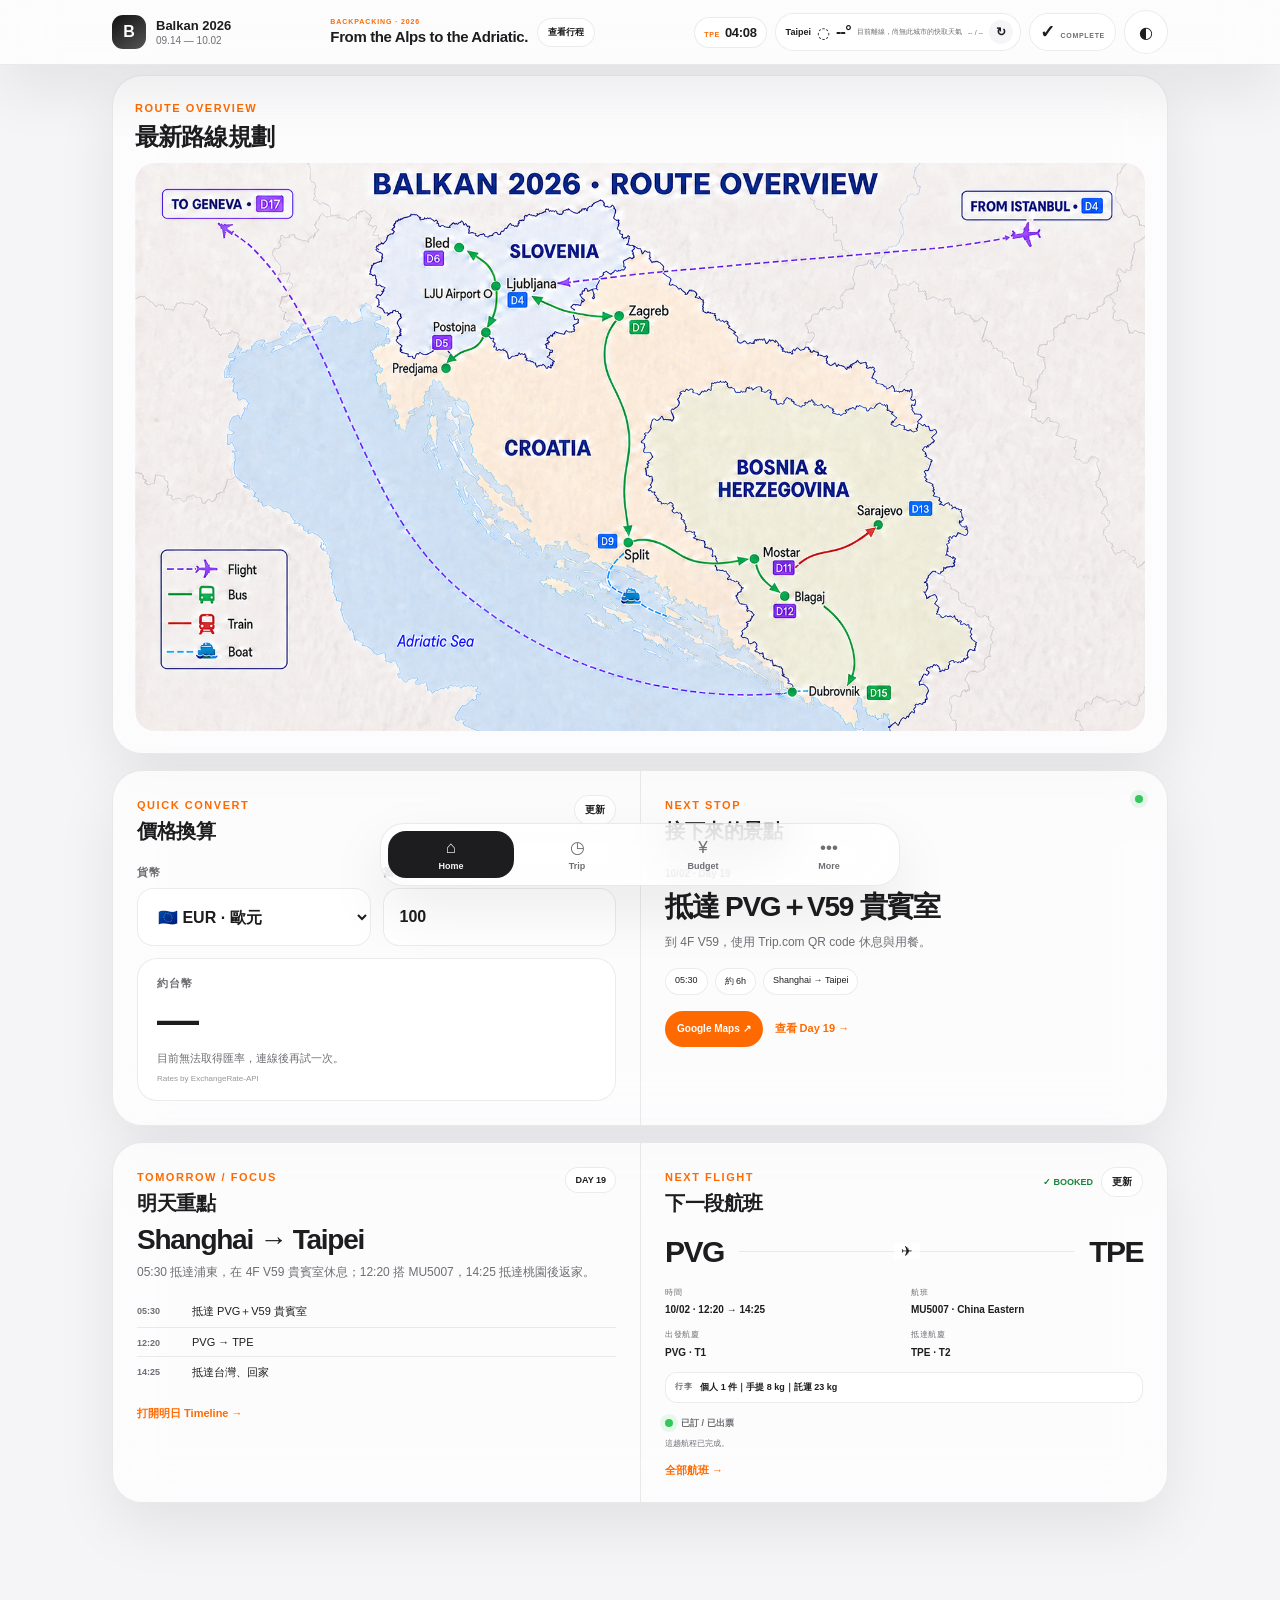
<file: index.html>
<!doctype html>
<html lang="zh-Hant">
<head>
  <meta charset="utf-8">
  <meta name="viewport" content="width=device-width,initial-scale=1,viewport-fit=cover,user-scalable=no">
  <meta name="theme-color" content="#f5f5f7" media="(prefers-color-scheme: light)">
  <meta name="theme-color" content="#09090b" media="(prefers-color-scheme: dark)">
  <meta name="apple-mobile-web-app-capable" content="yes">
  <meta name="apple-mobile-web-app-status-bar-style" content="black-translucent">
  <meta name="apple-mobile-web-app-title" content="Balkan 2026">
  <link rel="manifest" href="manifest.webmanifest">
  <link rel="apple-touch-icon" href="assets/icons/apple-touch-icon.png">
  <link rel="icon" href="assets/icons/icon.svg" type="image/svg+xml">
  <link rel="stylesheet" href="template/styles.css">
  <title>Balkan 2026 · Travel Dashboard</title>
</head>
<body>
  <div class="ambient ambient-a"></div><div class="ambient ambient-b"></div>

  <header class="topbar glass" id="topbar">
    <div class="topbar-inner">
      <button class="brand-button" data-target="home" aria-label="回首頁">
        <span class="brand-mark">B</span>
        <span><b>Balkan 2026</b><small id="top-date">09.14 — 10.02</small></span>
      </button>
      <div class="topbar-trip">
        <div class="topbar-trip-copy">
          <small>BACKPACKING · 2026</small>
          <strong>From the Alps to the Adriatic.</strong>
        </div>
        <button class="topbar-trip-link" data-target="trip">查看行程</button>
      </div>
      <div class="top-actions">
        <div class="local-clock" id="local-clock" aria-live="polite" title="當地時間">
          <span id="local-clock-city">TPE</span><strong id="local-clock-time">--:--</strong>
        </div>
        <div class="header-weather" aria-live="polite">
          <span class="header-weather-city" id="weather-city">Bangkok</span>
          <span class="header-weather-icon" id="weather-icon">◌</span>
          <strong id="weather-temp">--°</strong>
          <span class="header-weather-text" id="weather-text">等待更新</span>
          <span class="header-weather-range" id="weather-range">-- / --</span>
          <button id="refresh-weather" type="button" aria-label="更新天氣">↻</button>
          <small class="header-weather-note" id="weather-note">離線時使用最近一次快取。</small>
        </div>
        <div class="header-countdown" id="trip-countdown" aria-live="polite">
          <strong id="countdown-number">—</strong><span id="countdown-label">DAYS TO GO</span>
        </div>
        <button class="icon-button" id="theme-toggle" aria-label="切換深色模式">◐</button>
      </div>
    </div>
  </header>

  <main>
    <section class="screen active" id="screen-home" data-screen="home">
      <section class="route-cover glass reveal" aria-labelledby="route-cover-title">
        <div class="route-cover-head">
          <div><span class="kicker">ROUTE OVERVIEW</span><h2 id="route-cover-title">最新路線規劃</h2></div>
        </div>
        <img class="route-map-image" src="assets/balkan-route-map-v4.13.png?v=4.27.0" alt="Balkan 2026：Slovenia、Croatia 與 Bosnia 最新交通路線圖">
      </section>

      <section class="home-cockpit reveal">
        <article class="cockpit-pair glass">
        <section class="cockpit-section home-currency">
          <div class="card-head">
            <div><span class="kicker">QUICK CONVERT</span><h2>價格換算</h2></div>
            <button class="tiny-btn" id="refresh-rate">更新</button>
          </div>
          <div class="home-rate-grid">
            <label class="currency-field">
              <span>貨幣</span>
              <select id="currency-select" aria-label="選擇到訪國家的貨幣">
                <option value="EUR">🇪🇺 EUR · 歐元</option>
                <option value="THB">🇹🇭 THB · 泰銖</option>
                <option value="TRY">🇹🇷 TRY · 土耳其里拉</option>
                <option value="BAM">🇧🇦 BAM · 波士尼亞馬克</option>
                <option value="CHF">🇨🇭 CHF · 瑞士法郎</option>
                <option value="CNY">🇨🇳 CNY · 人民幣</option>
              </select>
            </label>
            <label class="currency-field">
              <span>當地金額</span>
              <input id="currency-amount" type="number" min="0" step="any" inputmode="decimal" value="100">
            </label>
            <div class="home-rate-result">
              <span>約台幣</span>
              <strong id="currency-output">—</strong>
              <small id="currency-rate-note">取得匯率中…</small>
              <a class="rate-credit" href="https://www.exchangerate-api.com" target="_blank" rel="noopener">Rates by ExchangeRate-API</a>
            </div>
          </div>
        </section>

        <section class="cockpit-section next-stop-card">
          <div class="card-head">
            <div><span class="kicker">NEXT STOP</span><h2 id="next-stop-heading">接下來的景點</h2></div>
            <span class="status-dot"></span>
          </div>
          <div id="next-attraction"></div>
        </section>
        </article>

        <article class="cockpit-pair glass">
        <section class="cockpit-section tomorrow-card">
          <div class="card-head">
            <div><span class="kicker">TOMORROW / FOCUS</span><h2>明天重點</h2></div>
            <span class="day-badge" id="tomorrow-day-badge">DAY —</span>
          </div>
          <div id="tomorrow-focus"></div>
        </section>

        <section class="cockpit-section flight-card">
          <div class="card-head">
            <div><span class="kicker">NEXT FLIGHT</span><h2>下一段航班</h2></div>
            <div class="flight-live-actions"><span class="booked" id="next-flight-status">✓ BOOKED</span><button class="tiny-btn" id="refresh-flight" type="button">更新</button></div>
          </div>
          <div id="next-flight"></div>
          <button class="text-btn" data-target="more">全部航班 →</button>
        </section>
        </article>

      </section>
    </section>

    <section class="screen" id="screen-trip" data-screen="trip">
      <div class="trip-toolbar glass"><div class="trip-toolbar-title"><span>ITINERARY</span><b>行程</b></div><div class="day-tabs-wrap"><div class="day-tabs" id="day-tabs"></div></div></div>
      <div class="day-detail" id="day-detail"></div>
    </section>

    <section class="screen" id="screen-budget" data-screen="budget">
      <div class="page-head"><div><span class="kicker">MONEY</span><h1>花費總覽</h1></div><p>固定支出＋每日消費</p></div>
      <div id="budget-dashboard"></div>
    </section>

    <section class="screen" id="screen-more" data-screen="more">
      <div class="page-head"><div><span class="kicker">TOOLS</span><h1>航班與工具</h1></div><p>Flights · Notes · Offline</p></div>
      <div class="more-grid">
        <article class="card glass"><div class="card-head"><div><span class="kicker">FLIGHTS</span><h2>航班總覽</h2></div></div><div id="flight-list"></div></article>
        <article class="card glass"><div class="card-head"><div><span class="kicker">LIVE FLIGHT DATA</span><h2>即時航班設定</h2></div><span class="booked" id="flight-api-state">未設定</span></div><p class="flight-api-copy">AirLabs 金鑰只儲存在目前裝置，不會寫進 GitHub。即時航廈、登機門、預估時間與延誤通常在起飛前約 10 小時內才會出現。</p><div class="flight-api-form"><input id="flight-api-key" type="password" autocomplete="off" placeholder="貼上 AirLabs API key"><button id="save-flight-api" type="button">儲存</button></div><div class="flight-api-links"><a href="https://airlabs.co/signup" target="_blank" rel="noopener">申請 AirLabs key ↗</a><button id="clear-flight-api" type="button">清除金鑰</button></div></article>
        <article class="card glass"><div class="card-head"><div><span class="kicker">NOTES</span><h2>旅行備忘</h2></div></div><textarea id="notes" placeholder="住宿門禁、訂位代碼、臨時交通…"></textarea></article>
        <article class="card glass"><div class="card-head"><div><span class="kicker">ROUTE AUDIT</span><h2>健檢結論</h2></div></div><div id="trip-audit"></div></article>
        <article class="card glass"><div class="card-head"><div><span class="kicker">OFFICIAL LINKS</span><h2>交通與核對來源</h2></div></div><div id="trip-sources"></div></article>
        <article class="card glass pwa-card"><span class="kicker">PWA / OFFLINE</span><h2>可離線使用</h2><p>Day 0、行程、預算、勾選進度、最近一次天氣與最近一次匯率會留在裝置；Google Maps 導航與即時更新仍需要網路。</p><button class="secondary-btn" id="install-btn-more">加入主畫面</button></article>
      </div>
    </section>
  </main>

  <nav class="bottom-nav glass" aria-label="主要導覽">
    <button class="nav-item active" data-target="home"><span>⌂</span><b>Home</b></button>
    <button class="nav-item" data-target="trip"><span>◷</span><b>Trip</b></button>
    <button class="nav-item" data-target="budget"><span>¥</span><b>Budget</b></button>
    <button class="nav-item" data-target="more"><span>•••</span><b>More</b></button>
  </nav>

  <!-- 換旅程只需替換下一行的資料檔；template/ 不需改動。 -->
  <script src="trips/balkan-2026.js"></script>
  <script src="template/app.js"></script>
</body>
</html>
</file>
<file: template/styles.css>
:root{--bg:#f5f5f7;--surface:rgba(255,255,255,.72);--surface-solid:#fff;--text:#1d1d1f;--muted:#6e6e73;--line:rgba(0,0,0,.08);--blue:#ff6a00;--blue2:#ff8a2a;--green:#30d158;--amber:#ff9f0a;--red:#ff453a;--shadow:0 24px 60px rgba(0,0,0,.08);--blur:26px;--radius:30px;--safe-bottom:max(14px,env(safe-area-inset-bottom));--safe-top:env(safe-area-inset-top,0px);}
*{box-sizing:border-box}html{scroll-behavior:smooth;background:var(--bg)}body{margin:0;background:var(--bg);color:var(--text);font-family:-apple-system,BlinkMacSystemFont,"SF Pro Display","SF Pro Text","Helvetica Neue",Arial,sans-serif;-webkit-font-smoothing:antialiased;overflow-x:hidden;padding-bottom:110px;transition:background .35s,color .35s}.dark{--bg:#09090b;--surface:rgba(28,28,30,.74);--surface-solid:#1c1c1e;--text:#f5f5f7;--muted:#98989d;--line:rgba(255,255,255,.10);--shadow:0 24px 70px rgba(0,0,0,.35)}button,input,textarea{font:inherit}.glass{background:var(--surface);border:1px solid var(--line);backdrop-filter:blur(var(--blur)) saturate(160%);-webkit-backdrop-filter:blur(var(--blur)) saturate(160%);box-shadow:var(--shadow)}.ambient{position:fixed;pointer-events:none;filter:blur(90px);opacity:.22;border-radius:50%;z-index:-1}.ambient-a{width:420px;height:420px;background:#62a9ff;top:-110px;right:-180px}.ambient-b{width:360px;height:360px;background:#f2a5ff;bottom:15%;left:-220px}.topbar{position:sticky;top:0;z-index:90;border-width:0 0 1px}.topbar-inner{min-height:64px;max-width:1100px;margin:auto;padding:calc(var(--safe-top) + 6px) 22px 6px;display:flex;align-items:center;justify-content:space-between}.brand-button{border:0;background:none;color:var(--text);display:flex;align-items:center;gap:10px;padding:0;cursor:pointer}.brand-mark{width:34px;height:34px;border-radius:11px;display:grid;place-items:center;background:linear-gradient(145deg,#111,#555);color:white;font-weight:800}.brand-button b,.brand-button small{display:block;text-align:left}.brand-button b{font-size:13px}.brand-button small{font-size:10px;color:var(--muted);margin-top:2px}.top-actions{display:flex;gap:8px;align-items:center}.offline-pill{font-size:9px;font-weight:800;letter-spacing:.08em;padding:6px 8px;border-radius:999px;background:rgba(48,209,88,.12);color:#16863a}.offline-pill.offline{background:rgba(255,159,10,.12);color:#b56b00}.icon-button,.tiny-btn{border:1px solid var(--line);background:var(--surface-solid);color:var(--text);cursor:pointer}.icon-button{width:44px;height:44px;border-radius:50%;display:grid;place-items:center;touch-action:manipulation}.tiny-btn{padding:7px 10px;border-radius:999px;font-size:10px;font-weight:700}.screen{display:none;max-width:1100px;margin:0 auto;padding:0 22px}.screen.active{display:block;animation:screenIn .45s cubic-bezier(.2,.8,.2,1)}@keyframes screenIn{from{opacity:0;transform:translateY(10px)}to{opacity:1;transform:none}}.hero{min-height:650px;margin-top:22px;border-radius:42px;padding:64px;position:relative;overflow:hidden;background:radial-gradient(circle at 72% 26%,rgba(41,151,255,.20),transparent 24%),linear-gradient(145deg,var(--surface-solid),var(--surface));border:1px solid var(--line);box-shadow:var(--shadow)}.hero:before{content:"";position:absolute;width:620px;height:620px;border-radius:50%;right:-220px;top:-160px;background:radial-gradient(circle,#9ac8ff 0,#4e89ff 25%,rgba(0,113,227,.08) 58%,transparent 68%);filter:blur(2px);opacity:.9}.dark .hero:before{opacity:.45}.hero-copy{max-width:650px;position:relative;z-index:3}.eyebrow,.kicker{font-size:11px;letter-spacing:.14em;font-weight:800;color:var(--blue);text-transform:uppercase}.hero h1,.section-header h1{font-size:clamp(48px,8vw,96px);line-height:.94;letter-spacing:-.065em;margin:14px 0 24px}.hero-sub{max-width:620px;font-size:18px;line-height:1.6;color:var(--muted);margin:0}.hero-actions{display:flex;gap:10px;margin-top:28px;flex-wrap:wrap}.primary-btn,.secondary-btn{border:0;border-radius:999px;padding:12px 18px;font-size:13px;font-weight:700;cursor:pointer}.primary-btn{background:var(--blue);color:white}.secondary-btn{background:var(--surface-solid);color:var(--text);border:1px solid var(--line)}.hero-orb{position:absolute;right:9%;top:34%;width:160px;height:160px;border-radius:50%;display:flex;flex-direction:column;align-items:center;justify-content:center;background:rgba(255,255,255,.18);border:1px solid rgba(255,255,255,.32);backdrop-filter:blur(22px);z-index:2}.hero-orb span{font-size:58px;font-weight:800;letter-spacing:-.07em}.hero-orb small{font-size:10px;letter-spacing:.2em;font-weight:800;color:var(--muted)}.hero-stats{position:absolute;left:64px;right:64px;bottom:42px;display:grid;grid-template-columns:repeat(3,1fr);gap:10px;z-index:3}.hero-stats>div{border-top:1px solid var(--line);padding-top:14px}.hero-stats small,.card small{color:var(--muted)}.hero-stats small{font-size:9px;letter-spacing:.13em}.hero-stats b{display:block;font-size:22px;margin-top:5px;letter-spacing:-.03em}.dashboard-grid{display:grid;grid-template-columns:1.35fr .65fr;gap:16px;margin-top:16px}.card{border-radius:var(--radius);padding:24px;overflow:hidden}.progress-card{grid-row:span 2}.card-head{display:flex;align-items:flex-start;justify-content:space-between;gap:16px}.card h2{font-size:20px;margin:5px 0 0;letter-spacing:-.025em}.big-percent{font-size:36px;font-weight:800;letter-spacing:-.06em}.progress-track{height:8px;background:var(--line);border-radius:99px;overflow:hidden;margin:26px 0 10px}.progress-track i{display:block;height:100%;width:0;border-radius:inherit;background:linear-gradient(90deg,var(--blue),#73b8ff);transition:width 1s cubic-bezier(.16,1,.3,1)}.progress-card p,.pwa-card p{font-size:12px;line-height:1.55;color:var(--muted)}.route-strip{display:flex;gap:8px;overflow:auto;padding:20px 0 4px}.route-chip{white-space:nowrap;padding:8px 10px;border-radius:999px;background:var(--surface-solid);border:1px solid var(--line);font-size:10px;font-weight:700}.route-chip.current{background:var(--blue);color:white;border-color:transparent}.weather-main{display:flex;align-items:center;gap:14px;margin:18px 0}.weather-main span{font-size:42px}.weather-main b{font-size:48px;letter-spacing:-.07em}.weather-meta{display:flex;justify-content:space-between;font-size:11px;margin-bottom:12px}.weather-card small{font-size:9px;line-height:1.45;display:block}.flight-route{display:flex;align-items:center;justify-content:space-between;margin:18px 0}.airport-code{font-size:30px;font-weight:800;letter-spacing:-.05em}.flight-line{flex:1;height:1px;background:var(--line);margin:0 15px;position:relative}.flight-line:after{content:"✈";position:absolute;left:50%;top:50%;transform:translate(-50%,-54%);font-size:14px;background:var(--surface);padding:0 7px}.flight-meta{font-size:11px;color:var(--muted);line-height:1.6}.text-btn{border:0;background:none;color:var(--blue);font-weight:700;font-size:11px;padding:14px 0 0;cursor:pointer}.today-card h3{font-size:26px;margin:12px 0 7px;letter-spacing:-.04em}.today-card p{font-size:12px;color:var(--muted);line-height:1.5}.page-head{display:flex;align-items:flex-end;justify-content:space-between;gap:18px;padding:34px 4px 18px}.page-head h1{font-size:30px;letter-spacing:-.045em;margin:4px 0 0}.page-head p{margin:0;color:var(--muted);font-size:11px;text-align:right}.currency-card{border-radius:30px;padding:24px;margin-bottom:16px}.currency-head{display:flex;align-items:flex-start;justify-content:space-between;gap:16px}.currency-head h2{font-size:20px;margin:5px 0 0;letter-spacing:-.025em}.currency-converter{display:grid;grid-template-columns:1.05fr .8fr auto 1.15fr;gap:12px;align-items:end;margin-top:20px}.currency-field>span,.currency-result>span{display:block;font-size:9px;font-weight:800;letter-spacing:.09em;color:var(--muted);margin:0 0 6px}.currency-field select,.currency-field input{width:100%;height:48px;border-radius:14px;border:1px solid var(--line);background:var(--surface-solid);color:var(--text);padding:0 13px;outline:none;font-size:13px}.currency-field select{appearance:auto}.currency-equals{height:48px;display:grid;place-items:center;color:var(--muted);font-size:18px}.currency-result{min-height:74px;border-radius:18px;padding:12px 15px;background:var(--surface-solid);border:1px solid var(--line)}.currency-result strong{display:block;font-size:26px;letter-spacing:-.045em;line-height:1.1}.currency-result small{display:block;margin-top:6px;color:var(--muted);font-size:9px}.currency-disclaimer{margin:13px 0 0;color:var(--muted);font-size:9px;line-height:1.55}.section-header{padding:70px 6px 34px}.section-header h1{font-size:clamp(46px,7vw,78px);max-width:850px}.section-header p:last-child{max-width:680px;color:var(--muted);font-size:14px;line-height:1.7}.day-tabs-wrap{position:sticky;top:calc(72px + var(--safe-top));z-index:60;border-radius:20px;padding:7px;margin-bottom:16px}.day-tabs{display:flex;gap:5px;overflow:auto;scrollbar-width:none}.day-tabs::-webkit-scrollbar{display:none}.day-tab{min-width:72px;border:0;border-radius:15px;padding:9px 10px;background:transparent;color:var(--muted);cursor:pointer}.day-tab b,.day-tab small{display:block}.day-tab b{font-size:11px}.day-tab small{font-size:9px;margin-top:3px}.day-tab.active{background:var(--text);color:var(--bg)}.day-hero{border-radius:38px;padding:34px;margin-bottom:16px;background:linear-gradient(135deg,var(--surface-solid),var(--surface));border:1px solid var(--line);box-shadow:var(--shadow)}.day-hero-top{display:flex;justify-content:space-between;gap:18px}.day-hero h2{font-size:clamp(34px,6vw,62px);letter-spacing:-.055em;margin:8px 0 10px}.day-hero p{color:var(--muted);font-size:13px;line-height:1.6;max-width:680px}.stay-pill{height:max-content;padding:8px 10px;border-radius:999px;background:var(--surface);font-size:10px;font-weight:700}.timeline-card{border-radius:32px;padding:26px;margin-bottom:16px}.timeline{position:relative}.timeline:before{content:"";position:absolute;left:61px;top:9px;bottom:18px;width:1px;background:var(--line)}.timeline-row{display:grid;grid-template-columns:45px 28px 1fr;gap:10px;padding:0 0 24px;position:relative}.timeline-time{font-size:10px;font-weight:800;color:var(--muted);padding-top:4px;text-align:right}.timeline-dot{width:14px;height:14px;margin:1px auto 0;border-radius:50%;background:var(--surface-solid);border:3px solid var(--blue);z-index:2}.timeline-content{padding:0 0 0 3px}.timeline-content h3{margin:0 0 5px;font-size:15px}.timeline-content p{margin:0;color:var(--muted);font-size:11px;line-height:1.55}.timeline-bottom{display:flex;gap:8px;align-items:center;flex-wrap:wrap;margin-top:10px}.duration{font-size:9px;padding:5px 8px;background:var(--surface-solid);border:1px solid var(--line);border-radius:999px}.map-link{font-size:9px;color:white;background:var(--blue);text-decoration:none;padding:6px 9px;border-radius:999px;font-weight:700}.budget-summary{display:grid;grid-template-columns:repeat(3,1fr);gap:12px;margin-bottom:16px}.budget-stat{border-radius:24px;padding:20px}.budget-stat small{font-size:9px;letter-spacing:.1em;color:var(--muted)}.budget-stat b{display:block;font-size:28px;letter-spacing:-.05em;margin-top:8px}.budget-list{border-radius:30px;padding:12px 22px}.budget-row{display:grid;grid-template-columns:1fr 120px 120px;gap:14px;align-items:center;padding:16px 0;border-bottom:1px solid var(--line)}.budget-row:last-child{border-bottom:0}.budget-row label{font-weight:700;font-size:12px}.budget-row input{width:100%;background:var(--surface-solid);color:var(--text);border:1px solid var(--line);border-radius:12px;padding:10px;font-size:11px}.budget-label{font-size:9px;color:var(--muted);display:block;margin-bottom:4px}.packing-group{border-radius:28px;padding:20px;margin-bottom:12px}.packing-group h2{font-size:16px;margin:0 0 12px}.check-item{display:flex;gap:10px;align-items:center;padding:11px 0;border-bottom:1px solid var(--line);font-size:12px}.check-item:last-child{border-bottom:0}.check-item input{accent-color:var(--blue);width:18px;height:18px}.check-item.done span{text-decoration:line-through;color:var(--muted)}.more-grid{display:grid;grid-template-columns:1fr 1fr;gap:16px}.flight-item{padding:14px 0;border-bottom:1px solid var(--line)}.flight-item:last-child{border-bottom:0}.flight-item-top{display:flex;justify-content:space-between;gap:15px}.flight-item b{font-size:14px}.flight-item small{display:block;font-size:9px;color:var(--muted);margin-top:5px}.booked{color:#16863a;font-size:9px;font-weight:800}.add-row{display:flex;gap:8px;margin:14px 0}.add-row input,textarea{background:var(--surface-solid);color:var(--text);border:1px solid var(--line);border-radius:14px;outline:none}.add-row input{flex:1;padding:11px}.add-row button{border:0;border-radius:12px;background:var(--text);color:var(--bg);width:42px}.custom-check{display:flex;align-items:center;gap:9px;padding:9px 0;border-bottom:1px solid var(--line);font-size:11px}.custom-check span{flex:1}.custom-check button{border:0;background:none;color:var(--muted)}textarea{width:100%;min-height:230px;padding:14px;resize:vertical;line-height:1.6}.bottom-nav{position:fixed;z-index:100;left:50%;bottom:var(--safe-bottom);transform:translateX(-50%);width:min(94%,520px);border-radius:24px;padding:7px;display:grid;grid-template-columns:repeat(5,1fr)}.nav-item{border:0;background:transparent;color:var(--muted);border-radius:18px;padding:8px 4px 7px;cursor:pointer}.nav-item span,.nav-item b{display:block}.nav-item span{font-size:17px;line-height:1}.nav-item b{font-size:9px;margin-top:5px}.nav-item.active{background:var(--text);color:var(--bg)}.reveal{opacity:0;transform:translateY(20px);transition:opacity .75s cubic-bezier(.16,1,.3,1),transform .75s cubic-bezier(.16,1,.3,1)}.reveal.visible{opacity:1;transform:none}
@media(max-width:760px){body{padding-bottom:100px}.topbar-inner,.screen{padding-left:14px;padding-right:14px}.hero{min-height:620px;margin-top:10px;border-radius:30px;padding:36px 24px}.hero h1{font-size:52px}.hero-sub{font-size:15px}.hero-orb{width:112px;height:112px;right:20px;top:51%;opacity:.8}.hero-orb span{font-size:42px}.hero-stats{left:24px;right:24px;bottom:28px;grid-template-columns:repeat(3,1fr)}.hero-stats b{font-size:16px}.dashboard-grid{grid-template-columns:1fr}.progress-card{grid-row:auto}.page-head{padding-top:24px}.page-head h1{font-size:28px}.page-head p{font-size:10px}.day-tabs-wrap{top:68px;margin-left:-4px;margin-right:-4px}.day-hero{border-radius:28px;padding:24px}.day-hero-top{display:block}.stay-pill{display:inline-block;margin-top:8px}.timeline-card{border-radius:26px;padding:20px 16px}.timeline:before{left:54px}.timeline-row{grid-template-columns:38px 22px 1fr;gap:8px}.budget-summary{grid-template-columns:1fr}.budget-row{grid-template-columns:1fr 1fr}.budget-row label{grid-column:1/-1}.more-grid{grid-template-columns:1fr}.currency-converter{grid-template-columns:1fr 1fr}.currency-equals{display:none}.currency-result{grid-column:1/-1}.card{padding:20px}.bottom-nav{width:calc(100% - 18px);border-radius:22px}.nav-item{padding:9px 2px 8px}}
@media(max-width:390px){.hero{min-height:590px;padding:30px 20px}.hero h1{font-size:45px}.hero-orb{display:none}.hero-stats{left:20px;right:20px}.hero-stats small{font-size:8px}.hero-stats b{font-size:14px}.topbar-inner{min-height:58px}.brand-mark{width:30px;height:30px}.section-header h1{font-size:42px}.day-tab{min-width:66px}.bottom-nav{bottom:max(8px,env(safe-area-inset-bottom))}}


/* Home Travel Cockpit · v3.2 */
.home-cockpit{display:grid;grid-template-columns:1fr 1fr;grid-template-areas:"currency next" "tomorrow flight" "weather weather";gap:16px;margin-top:16px;align-items:stretch}
.home-cockpit .card{min-height:0}
.home-currency{grid-area:currency}
.next-stop-card{grid-area:next}
.tomorrow-card{grid-area:tomorrow}
.flight-card{grid-area:flight}
.home-rate-grid{display:grid;grid-template-columns:1fr 1fr;gap:12px;align-items:end;margin-top:18px}
.home-rate-result{min-height:76px;border-radius:18px;padding:12px 16px;background:var(--surface-solid);border:1px solid var(--line)}
.home-rate-result{grid-column:1/-1}
.home-rate-result>span{display:block;font-size:9px;font-weight:800;letter-spacing:.09em;color:var(--muted);margin-bottom:5px}
.home-rate-result strong{display:block;font-size:30px;letter-spacing:-.055em;line-height:1.05}
.home-rate-result small{display:block;color:var(--muted);font-size:9px;margin-top:7px;line-height:1.35}
.rate-credit{display:inline-block;color:var(--muted);font-size:8px;margin-top:5px;text-decoration:none;opacity:.72}
.status-dot{display:inline-block;width:8px;height:8px;border-radius:50%;background:#34c759;box-shadow:0 0 0 5px rgba(52,199,89,.10)}
.next-stop-title{margin-top:18px}
.next-stop-title>span{font-size:10px;color:var(--muted);font-weight:700}
.next-stop-title h3,.tomorrow-card h3{font-size:28px;letter-spacing:-.045em;margin:7px 0}
.next-stop-title p,.tomorrow-card p{font-size:12px;line-height:1.55;color:var(--muted);margin:0}
.next-stop-meta{display:flex;gap:7px;flex-wrap:wrap;margin:16px 0}
.next-stop-meta span{font-size:9px;padding:6px 9px;border-radius:999px;background:var(--surface-solid);border:1px solid var(--line)}
.card-actions{display:flex;align-items:center;gap:12px;flex-wrap:wrap}
.primary-link{display:inline-flex;align-items:center;min-height:36px;padding:0 12px;border-radius:999px;background:var(--blue);color:#fff;text-decoration:none;font-size:10px;font-weight:800}
.text-btn.inline{padding:0}
.flight-meta-grid{display:grid;grid-template-columns:1fr 1fr;gap:11px 14px;margin-top:4px}
.flight-meta-grid span{display:block;font-size:8px;letter-spacing:.08em;text-transform:uppercase;margin-bottom:3px;color:var(--muted)}
.flight-meta-grid b{display:block;color:var(--text);font-size:10px;white-space:normal}
.flight-state{display:flex;align-items:center;gap:8px;margin-top:14px;font-size:9px;font-weight:800;color:var(--muted)}
.baggage-brief{display:flex;gap:8px;align-items:flex-start;margin-top:11px;padding:8px 9px;border:1px solid var(--line);border-radius:12px;background:var(--surface-solid)}.baggage-brief span{flex:0 0 auto;color:var(--muted);font-size:8px;font-weight:800;letter-spacing:.08em}.baggage-brief b{font-size:9px;line-height:1.4}.flight-baggage{display:grid;grid-template-columns:repeat(3,minmax(0,1fr));gap:8px;margin-top:13px}.baggage-item{display:flex;align-items:flex-start;gap:7px;min-width:0;padding:10px;border:1px solid var(--line);border-radius:13px;background:var(--surface-solid)}.baggage-icon{font-size:14px;line-height:1.2}.baggage-item small{display:block!important;margin:0 0 3px!important;font-size:8px!important;letter-spacing:.06em;color:var(--muted)}.baggage-item b{display:block;font-size:9px;line-height:1.4;overflow-wrap:anywhere}
.day-badge{padding:7px 9px;border-radius:999px;background:var(--surface-solid);border:1px solid var(--line);font-size:9px;font-weight:800}
.tomorrow-list{list-style:none;padding:0;margin:15px 0}
.tomorrow-list li{display:grid;grid-template-columns:46px 1fr;gap:9px;padding:8px 0;border-bottom:1px solid var(--line);font-size:11px}
.tomorrow-list li:last-child{border-bottom:0}
.tomorrow-list b{color:var(--muted);font-size:9px;padding-top:2px}
.dashboard-grid{display:none!important}

@media(max-width:760px){
  .home-cockpit{grid-template-columns:1fr;gap:12px;margin-top:12px}
  .home-rate-grid{grid-template-columns:1fr 1fr}
  .home-rate-result{grid-column:1/-1}
  .next-stop-title h3,.tomorrow-card h3{font-size:25px}
  .flight-meta-grid{grid-template-columns:1fr 1fr}
  .flight-baggage{grid-template-columns:1fr}
}
@media(max-width:390px){
  .home-rate-grid{grid-template-columns:1fr}
  .home-rate-result{grid-column:auto}
  .flight-meta-grid{grid-template-columns:1fr}
}

/* Route audit, lodging, food and verified location photography · v4 */
.day-photo{position:relative;margin:24px -32px -28px;overflow:hidden;border-radius:0 0 38px 38px;background:var(--line);aspect-ratio:2.7/1}
.day-photo img{width:100%;height:100%;object-fit:cover;display:block}
.day-photo:after{content:"";position:absolute;inset:0;background:linear-gradient(180deg,transparent 55%,rgba(0,0,0,.55))}
.day-photo figcaption{position:absolute;z-index:2;left:20px;right:20px;bottom:13px;color:#fff;font-size:9px;line-height:1.4}
.day-photo figcaption a{color:#fff;text-decoration:none}
.day-info-grid{display:grid;grid-template-columns:1.2fr .8fr;gap:16px;margin-bottom:16px}
.stay-card,.food-card{border-radius:28px;padding:24px}
.info-card-head{display:flex;align-items:flex-start;justify-content:space-between;gap:14px}
.stay-card h2,.food-card h2{font-size:20px;letter-spacing:-.025em;margin:6px 0 0}
.stay-card>p{font-size:13px;color:var(--muted);line-height:1.65;margin:18px 0 12px}
.stay-price{display:flex;align-items:center;justify-content:space-between;gap:16px;margin-top:16px;padding:13px 15px;border-radius:17px;background:var(--surface-solid);border:1px solid var(--line)}
.stay-price small{display:block;font-size:8px;letter-spacing:.08em;color:var(--muted);margin-bottom:3px}.stay-price strong{display:block;font-size:24px;letter-spacing:-.04em}.stay-price>span{font-size:9px;line-height:1.55;color:var(--muted);text-align:right}
.parking-note{display:grid;grid-template-columns:92px 1fr;gap:10px;padding:12px 14px;border-radius:15px;background:rgba(255,106,0,.055);border:1px solid rgba(255,106,0,.10);font-size:11px;line-height:1.55}
.parking-note b{color:var(--blue)}
.booking-links{display:flex;gap:8px;margin-top:14px;flex-wrap:wrap}
.booking-links a{padding:8px 11px;border-radius:999px;background:var(--surface-solid);border:1px solid var(--line);color:var(--text);font-size:10px;font-weight:800;text-decoration:none}
.food-list{display:grid;gap:8px;margin:16px 0 12px}
.food-photo{position:relative;margin:0;border-radius:15px;overflow:hidden;aspect-ratio:2/1;background:var(--line)}.food-photo img{width:100%;height:100%;display:block;object-fit:cover}.food-photo figcaption{position:absolute;right:8px;bottom:7px;padding:4px 6px;border-radius:8px;background:rgba(0,0,0,.55);font-size:7px}.food-photo figcaption a{color:#fff;text-decoration:none}
.food-list a{display:grid;grid-template-columns:1fr auto;gap:3px 10px;padding:12px 13px;border-radius:15px;background:var(--surface-solid);border:1px solid var(--line);color:var(--text);text-decoration:none}
.food-list b{font-size:12px}.food-list span{grid-column:1;font-size:10px;color:var(--muted);line-height:1.45}.food-list i{grid-column:2;grid-row:1/3;align-self:center;color:var(--blue);font-size:9px;font-style:normal;font-weight:800}
.food-card>small{font-size:8px;color:var(--muted);line-height:1.5}
.audit-item{padding:13px 0;border-bottom:1px solid var(--line)}.audit-item:last-child{border-bottom:0}.audit-item b{font-size:12px}.audit-item p{font-size:10px;line-height:1.65;color:var(--muted);margin:6px 0 0}
.source-link{display:flex;align-items:center;justify-content:space-between;gap:12px;padding:12px 0;border-bottom:1px solid var(--line);color:var(--text);font-size:11px;text-decoration:none}.source-link:last-child{border-bottom:0}.source-link b{color:var(--blue)}
.muted{color:var(--muted);font-size:11px}

@media(max-width:760px){
  .day-photo{margin:20px -22px -22px;border-radius:0 0 28px 28px;aspect-ratio:1.75/1}
  .day-info-grid{grid-template-columns:1fr;gap:12px;margin-bottom:12px}
  .stay-card,.food-card{padding:19px;border-radius:24px}
  .info-card-head{display:block}.info-card-head .map-link{display:inline-flex;margin-top:12px}
  .parking-note{grid-template-columns:1fr;gap:4px}
  .stay-price strong{font-size:22px}
}

/* Compact Home hero · v3.2.1 */
.hero{min-height:340px;padding:36px 46px}
.hero:before{width:430px;height:430px;right:-140px;top:-120px}
.hero h1{font-size:clamp(46px,5.4vw,66px);margin:10px 0 14px}
.hero-sub{max-width:590px;font-size:14px;line-height:1.5}
.hero-actions{margin-top:18px}
.hero-orb{width:112px;height:112px;right:7%;top:30%}
.hero-orb span{font-size:42px}
.hero-orb small{max-width:82px;text-align:center;line-height:1.25}

@media(max-width:760px){
  .hero{min-height:370px;padding:28px 22px}
  .hero:before{width:330px;height:330px;right:-150px;top:-100px}
  .hero h1{font-size:42px;margin:10px 0 14px}
  .hero-sub{font-size:13px;line-height:1.5;max-width:92%}
  .hero-actions{margin-top:16px}
  .hero-orb{display:none}
}

@media(max-width:390px){
  .hero{min-height:350px;padding:26px 20px}
  .hero h1{font-size:38px}
}

/* Trip timeline readability · v3.3 */
.day-hero{padding:28px 32px}
.day-hero h2{font-size:clamp(32px,4.2vw,48px);line-height:1.02;letter-spacing:-.05em;margin:8px 0 10px}
.day-hero p{font-size:14px;line-height:1.65}
.day-weather-pill{height:max-content;display:flex;align-items:center;gap:8px;padding:9px 12px;border-radius:999px;background:var(--surface);border:1px solid var(--line);white-space:nowrap}
.day-weather-pill b{font-size:20px;line-height:1}
.day-weather-pill span{font-size:11px;color:var(--muted);font-weight:700}
.day-weather-pill strong{font-size:14px}
.timeline-card{padding:32px 34px}
.timeline:before{left:88px;top:10px;bottom:24px}
.timeline-row{grid-template-columns:62px 28px 1fr;gap:12px;padding-bottom:34px}
.timeline-row:last-child{padding-bottom:4px}
.timeline-time{font-size:13px;padding-top:4px}
.timeline-dot{width:16px;height:16px;margin-top:1px}
.timeline-title-row{display:flex;align-items:flex-start;justify-content:space-between;gap:12px}
.timeline-content h3{font-size:19px;line-height:1.25;margin:0 0 7px}
.event-kind{flex:none;padding:5px 8px;border-radius:999px;background:var(--surface-solid);border:1px solid var(--line);font-size:9px;font-weight:800;color:var(--muted)}
.timeline-content .event-purpose{font-size:14px;line-height:1.65;color:var(--muted);margin:0}
.event-how{margin-top:12px;padding:12px 14px;border-radius:16px;background:rgba(255,106,0,.055);border:1px solid rgba(255,106,0,.10)}
.event-how b{display:block;font-size:10px;letter-spacing:.08em;color:var(--blue);margin-bottom:4px}
.event-how p{font-size:13px;line-height:1.6;color:var(--text);margin:0}
.timeline-bottom{margin-top:12px;gap:10px}
.duration{font-size:11px;padding:7px 10px}
.map-link{font-size:11px;padding:8px 11px}

@media(max-width:760px){
  .day-hero{padding:22px}
  .day-hero-top{display:flex;align-items:flex-start}
  .day-hero h2{font-size:34px;line-height:1.06}
  .day-hero p{font-size:13px}
  .day-weather-pill{margin-top:0;padding:8px 10px}
  .day-weather-pill span{display:none}
  .timeline-card{padding:24px 16px}
  .timeline:before{left:67px}
  .timeline-row{grid-template-columns:44px 26px 1fr;gap:10px;padding-bottom:30px}
  .timeline-time{font-size:12px}
  .timeline-content h3{font-size:17px}
  .timeline-content .event-purpose{font-size:13px}
  .event-how{padding:11px 12px}
  .event-how p{font-size:12px}
}

@media(max-width:390px){
  .day-hero-top{display:block}
  .day-weather-pill{display:inline-flex;margin-top:10px}
  .day-weather-pill span{display:inline}
  .timeline-title-row{display:block}
  .event-kind{display:inline-block;margin-bottom:7px}
}

/* Compact mobile header + two cockpit blocks · v3.3.1 */
.header-countdown{display:flex;align-items:baseline;gap:6px;padding:7px 10px;border-radius:999px;background:var(--surface-solid);border:1px solid var(--line);white-space:nowrap}
.header-countdown strong{font-size:18px;letter-spacing:-.04em}
.header-countdown span{font-size:7px;letter-spacing:.10em;font-weight:800;color:var(--muted);text-transform:uppercase}
.home-cockpit{display:grid;grid-template-columns:1fr;grid-template-areas:none;gap:16px;margin-top:16px}
.cockpit-pair{display:grid;grid-template-columns:1fr 1fr;border-radius:var(--radius);overflow:hidden}
.cockpit-section{min-width:0;padding:24px}
.cockpit-section+.cockpit-section{border-left:1px solid var(--line)}
.cockpit-section h2{font-size:20px;margin:5px 0 0;letter-spacing:-.025em}
.home-currency,.next-stop-card,.tomorrow-card,.flight-card{grid-area:auto}

@media(max-width:760px){
  .topbar-inner{min-height:58px;padding-top:calc(var(--safe-top) + 5px);padding-bottom:5px}
  .offline-pill{display:none}
  .top-actions{gap:6px}
  .header-countdown{padding:6px 8px;gap:4px}
  .header-countdown strong{font-size:16px}
  .header-countdown span{max-width:42px;white-space:normal;line-height:1.05}
  .icon-button{width:38px;height:38px}
  #screen-home .hero{display:none}
  .home-cockpit{gap:12px;margin-top:10px}
  .cockpit-pair{grid-template-columns:1fr;border-radius:26px}
  .cockpit-section{padding:18px}
  .cockpit-section+.cockpit-section{border-left:0;border-top:1px solid var(--line)}
  .home-rate-grid{margin-top:12px;gap:8px}
  .currency-field select,.currency-field input{height:44px}
  .home-rate-result{min-height:68px;padding:10px 13px}
  .next-stop-title{margin-top:14px}
}

@media(max-width:390px){
  .brand-button{gap:7px}
  .brand-mark{width:28px;height:28px;border-radius:9px}
  .brand-button b{font-size:12px}
  .brand-button small{font-size:8px}
  .header-countdown span{display:block;max-width:34px;font-size:6px}
}

/* Local coffee, snack and mug guide · v4.2 */
.local-card{grid-column:1/-1;border-radius:28px;padding:24px}
.local-card-head{display:flex;align-items:flex-end;justify-content:space-between;gap:18px;margin-bottom:16px}
.local-card h2{font-size:20px;letter-spacing:-.025em;margin:6px 0 0}
.local-card-head>small{max-width:310px;color:var(--muted);font-size:9px;line-height:1.55;text-align:right}
.local-stop-list{display:grid;grid-template-columns:repeat(auto-fit,minmax(210px,1fr));gap:9px}
.local-stop-list a{position:relative;display:grid;grid-template-columns:auto 1fr auto;grid-template-rows:auto auto;gap:5px 9px;align-items:center;padding:14px;border-radius:17px;background:var(--surface-solid);border:1px solid var(--line);color:var(--text);text-decoration:none;transition:transform .2s ease,border-color .2s ease}
.local-stop-list a:hover{transform:translateY(-2px);border-color:rgba(255,106,0,.35)}
.stop-kind{padding:5px 7px;border-radius:999px;background:rgba(255,106,0,.09);color:var(--blue);font-size:8px;font-weight:900;letter-spacing:.06em;white-space:nowrap}
.local-stop-list b{font-size:12px;line-height:1.35}
.local-stop-list p{grid-column:1/3;margin:0;color:var(--muted);font-size:10px;line-height:1.55}
.local-stop-list i{grid-column:3;grid-row:1/3;align-self:center;color:var(--blue);font-size:9px;font-style:normal;font-weight:800}

@media(max-width:760px){
  .local-card{padding:19px;border-radius:24px}
  .local-card-head{display:block;margin-bottom:13px}
  .local-card-head>small{display:block;text-align:left;margin-top:7px}
  .local-stop-list{grid-template-columns:1fr}
  .day-photo img{object-position:center 45%}
}

/* Daily expense logger and cost roll-up · v4.4 */
.expense-card{border-radius:28px;padding:18px 20px;margin-bottom:16px}.expense-card-head{display:flex;align-items:flex-end;justify-content:space-between;gap:16px}.expense-card-head h2{font-size:18px;margin:5px 0 0}.expense-card-head>strong{font-size:24px;letter-spacing:-.045em}.expense-form{display:grid;grid-template-columns:112px minmax(150px,1fr) 150px 104px;grid-template-areas:"category item amount add";gap:8px;margin-top:14px}.expense-form select,.expense-form input{width:100%;height:42px;border:1px solid var(--line);border-radius:12px;background:var(--surface-solid);color:var(--text);outline:none;padding:0 11px;font-size:11px}.expense-form select{grid-area:category}.expense-form>input{grid-area:item}.expense-form label{grid-area:amount;display:flex;align-items:center;height:42px;border:1px solid var(--line);border-radius:12px;background:var(--surface-solid);overflow:hidden}.expense-form label span{padding-left:10px;color:var(--muted);font-size:9px}.expense-form label input{border:0;background:transparent;padding-left:5px}.expense-form button{grid-area:add;border:0;border-radius:12px;background:var(--blue);color:#fff;font-size:10px;font-weight:800;cursor:pointer}.day-expense-list{margin-top:10px;border-top:1px solid var(--line)}.day-expense-list>div{display:grid;grid-template-columns:auto minmax(0,1fr) auto auto;align-items:center;gap:8px;padding:9px 0;border-bottom:1px solid var(--line)}.expense-category{padding:4px 6px;border-radius:999px;background:rgba(0,113,227,.09);color:var(--blue);font-size:8px;font-weight:800}.day-expense-list b{font-size:10px;overflow:hidden;text-overflow:ellipsis;white-space:nowrap}.day-expense-list strong{font-size:11px}.day-expense-list button{width:25px;height:25px;border:0;border-radius:50%;background:var(--surface-solid);color:var(--muted);cursor:pointer}.expense-card>small,.expense-empty{display:block;margin:9px 0 0;color:var(--muted);font-size:8px;line-height:1.5}.cost-summary{display:grid;grid-template-columns:repeat(3,1fr);gap:12px;margin-bottom:16px}.cost-stat{border-radius:24px;padding:20px}.cost-stat small{display:block;font-size:8px;letter-spacing:.1em;color:var(--muted)}.cost-stat b{display:block;font-size:27px;letter-spacing:-.05em;margin:7px 0 3px}.cost-stat span{font-size:9px;color:var(--muted)}.cost-stat.total{background:linear-gradient(135deg,rgba(0,113,227,.16),var(--surface));border-color:rgba(0,113,227,.22)}.cost-panel{border-radius:28px;padding:22px;margin-bottom:14px}.cost-panel-head{display:flex;align-items:flex-end;justify-content:space-between;gap:16px;margin-bottom:12px}.cost-panel-head h2{font-size:19px;margin:5px 0 0}.cost-panel-head>strong{font-size:21px}.fixed-cost-row{display:grid;grid-template-columns:minmax(0,1fr) auto auto;gap:12px;align-items:center;padding:14px 0;border-top:1px solid var(--line)}.fixed-cost-row>div b,.fixed-cost-row>div span{display:block}.fixed-cost-row>div b{font-size:12px}.fixed-cost-row>div span{margin-top:4px;color:var(--muted);font-size:9px;line-height:1.45}.fixed-cost-row em{padding:5px 7px;border-radius:999px;background:rgba(48,209,88,.1);color:#16863a;font-size:8px;font-style:normal;font-weight:800}.fixed-cost-row>strong{font-size:13px}.category-totals{display:flex;gap:7px;overflow:auto;padding:2px 0 12px}.category-totals span{flex:0 0 auto;padding:7px 9px;border-radius:999px;background:var(--surface-solid);border:1px solid var(--line);font-size:9px}.category-totals b{margin-left:4px}.daily-cost-groups article{padding:13px 0;border-top:1px solid var(--line)}.daily-cost-head{display:flex;justify-content:space-between;align-items:center;gap:12px}.daily-cost-head div b,.daily-cost-head div span{display:block}.daily-cost-head div b{font-size:11px}.daily-cost-head div span{color:var(--muted);font-size:9px;margin-top:3px}.daily-cost-head>strong{font-size:13px}.daily-cost-row{display:grid;grid-template-columns:80px minmax(0,1fr) auto;gap:9px;padding:7px 0 0 12px}.daily-cost-row span{color:var(--muted);font-size:9px}.daily-cost-row b,.daily-cost-row strong{font-size:10px}.budget-empty{display:flex;flex-direction:column;gap:5px;padding:24px 0 8px;text-align:center;color:var(--muted)}.budget-empty b{color:var(--text);font-size:12px}.budget-empty span{font-size:9px}.cost-note{margin:0 4px;color:var(--muted);font-size:8px;line-height:1.5}

@media(max-width:760px){
  .expense-card{padding:17px;border-radius:24px;margin-bottom:12px}
  .expense-form{grid-template-columns:1fr 1fr;grid-template-areas:"category amount" "item add"}
  .expense-form button{min-height:42px}
  .cost-summary{grid-template-columns:1fr 1fr;gap:9px}
  .cost-stat{padding:16px}
  .cost-stat.total{grid-column:1/-1}
  .cost-panel{padding:18px;border-radius:24px}
  .fixed-cost-row{grid-template-columns:minmax(0,1fr) auto}
  .fixed-cost-row em{grid-column:1;grid-row:2;width:max-content}
  .fixed-cost-row>strong{grid-column:2;grid-row:1/3}
}

@media(max-width:390px){
  .expense-card-head>strong{font-size:20px}
  .expense-form{grid-template-columns:96px minmax(0,1fr)}
  .day-expense-list>div{grid-template-columns:auto minmax(0,1fr) auto auto;gap:6px}
  .cost-stat b{font-size:23px}
}

/* Home pre-trip essentials · v4.5 */
.pretrip-card{grid-column:1/-1;border-radius:var(--radius);padding:24px}
.pretrip-head{display:flex;align-items:flex-end;justify-content:space-between;gap:18px;margin-bottom:16px}
.pretrip-head h2{font-size:20px;margin:5px 0 0;letter-spacing:-.025em}
.pretrip-head>span{font-size:9px;color:var(--muted)}
.pretrip-list{display:grid;grid-template-columns:1fr 1fr;gap:8px}
.pretrip-list a{display:grid;grid-template-columns:auto minmax(0,1fr) auto;gap:10px;align-items:start;padding:13px;border-radius:16px;background:var(--surface-solid);border:1px solid var(--line);color:var(--text);text-decoration:none}
.pretrip-list a>span{padding:5px 7px;border-radius:999px;background:rgba(255,106,0,.09);color:var(--blue);font-size:8px;font-weight:900;white-space:nowrap}
.pretrip-list b{font-size:12px}.pretrip-list p{margin:5px 0 0;color:var(--muted);font-size:10px;line-height:1.55}.pretrip-list i{color:var(--blue);font-size:10px;font-style:normal;font-weight:800}
.pretrip-note{margin:13px 2px 0;color:var(--muted);font-size:8px;line-height:1.5}
.booked.planned{color:#b56b00}
.route-map-link{display:inline-block;margin-top:10px;color:var(--text);text-decoration:none}
@media(max-width:760px){.pretrip-card{padding:18px;border-radius:26px}.pretrip-head{align-items:flex-start}.pretrip-head>span{max-width:105px;text-align:right}.pretrip-list{grid-template-columns:1fr}}

/* Route cover + unified Day 0 · v4.6 */
.bottom-nav{grid-template-columns:repeat(4,1fr)}
.route-cover{margin-top:16px;border-radius:var(--radius);padding:22px;overflow:hidden}
.route-cover-head{display:flex;align-items:center;justify-content:space-between;gap:16px;margin-bottom:10px}
.route-cover-head h2{font-size:24px;letter-spacing:-.035em;margin:5px 0 0}
.route-map-image{display:block;width:100%;height:auto;aspect-ratio:16/9;object-fit:cover;border:0;border-radius:20px;background:var(--surface-solid)}
.day-zero-tab{border:1px solid rgba(255,106,0,.22);color:var(--blue)}
.day-zero-tab.active{border-color:transparent}
.day-zero-hero{background:radial-gradient(circle at 88% 20%,rgba(41,151,255,.20),transparent 28%),linear-gradient(135deg,var(--surface-solid),var(--surface))}
.day-zero-progress{height:max-content;display:grid;gap:2px;min-width:92px;padding:12px 14px;border-radius:18px;background:var(--surface-solid);border:1px solid var(--line);text-align:right}
.day-zero-progress b{font-size:22px;letter-spacing:-.04em}.day-zero-progress small{font-size:8px;color:var(--muted)}
.preflight-timeline .timeline-row{transition:opacity .2s ease}
.preflight-timeline .timeline-row.is-done{opacity:.56}
.preflight-timeline .timeline-row.is-done h3{text-decoration:line-through}
.preflight-check{position:relative;z-index:2;width:20px;height:20px;margin:0 auto;cursor:pointer}
.preflight-check input{position:absolute;opacity:0;pointer-events:none}
.preflight-check span{display:block;width:20px;height:20px;border-radius:50%;background:var(--surface-solid);border:3px solid var(--blue)}
.preflight-check input:checked+span{background:var(--green);border-color:var(--green);box-shadow:inset 0 0 0 3px var(--surface-solid)}
.preflight-check input:focus-visible+span{outline:3px solid rgba(255,106,0,.25);outline-offset:2px}
.day-zero-section-head{display:flex;align-items:flex-end;justify-content:space-between;gap:18px;padding:18px 4px 12px}
.day-zero-section-head h2{font-size:24px;letter-spacing:-.035em;margin:5px 0 0}.day-zero-section-head p{margin:0;color:var(--muted);font-size:10px}
.day-zero-packing{display:grid;grid-template-columns:repeat(2,minmax(0,1fr));gap:12px}
.day-zero-packing .packing-group{margin-bottom:0}
.day-zero-custom{margin-top:16px}

@media(max-width:760px){
  .route-cover{margin-top:10px;padding:14px;border-radius:26px}
  .route-cover-head{align-items:flex-start}.route-cover-head h2{font-size:20px}.route-cover-head .secondary-btn{padding:9px 12px;font-size:10px}
  .route-map-image{aspect-ratio:16/9;border-radius:17px}
  .day-zero-progress{margin-top:14px;text-align:left;display:inline-grid;min-width:0}
  .preflight-timeline .timeline-time{font-size:9px;line-height:1.15}
  .day-zero-section-head{display:block}.day-zero-section-head p{margin-top:6px}
  .day-zero-packing{grid-template-columns:1fr}
}

@media(max-width:390px){
  .route-cover-head{display:block}.route-cover-head .secondary-btn{margin-top:10px}
  .route-map-image{aspect-ratio:16/9}
}

/* Compact campaign identity inside the top bar · v4.6.1 */
.topbar-trip{display:flex;align-items:center;justify-content:center;gap:9px;min-width:0;margin:0 18px}
.topbar-trip-copy{display:grid;min-width:0;line-height:1.1}
.topbar-trip-copy small{color:var(--blue);font-size:7px;font-weight:900;letter-spacing:.13em}
.topbar-trip-copy strong{margin-top:3px;font-size:15px;letter-spacing:-.025em;white-space:nowrap;overflow:hidden;text-overflow:ellipsis}
.topbar-trip-link{flex:none;border:1px solid var(--line);border-radius:999px;background:var(--surface-solid);color:var(--text);padding:7px 10px;font-size:9px;font-weight:800;cursor:pointer}
.route-cover{margin-top:10px}

@media(max-width:900px){
  .topbar-trip{margin:0 8px}.topbar-trip-copy small{display:none}.topbar-trip-copy strong{font-size:13px}
  .topbar-trip-link{padding:6px 8px;font-size:8px}
}

@media(max-width:760px){
  .topbar-trip{display:none}
}

/* Live weather inside the top bar · v4.6.2 */
.header-weather{position:relative;display:flex;align-items:center;gap:6px;padding:6px 7px 6px 10px;border:1px solid var(--line);border-radius:999px;background:var(--surface-solid);white-space:nowrap}
.header-weather-city{font-size:9px;font-weight:800}.header-weather-icon{font-size:15px;line-height:1}.header-weather strong{font-size:16px;letter-spacing:-.04em}
.header-weather-text,.header-weather-range{font-size:7px;color:var(--muted)}
.header-weather button{width:24px;height:24px;border:0;border-radius:50%;background:var(--bg);color:var(--text);font-size:12px;font-weight:800;cursor:pointer}
.header-weather-note{display:none}

/* Itinerary-aware local time replaces the low-value network status pill · v4.22 */
.local-clock{display:flex;align-items:baseline;gap:5px;padding:7px 9px;border:1px solid var(--line);border-radius:999px;background:var(--surface-solid);white-space:nowrap;font-variant-numeric:tabular-nums}
.local-clock span{font-size:7px;font-weight:900;letter-spacing:.10em;color:var(--blue)}
.local-clock strong{font-size:13px;letter-spacing:-.025em}

@media(max-width:1050px){
  .header-weather-text,.header-weather-range{display:none}
}

@media(max-width:760px){
  .local-clock{display:flex;padding:6px 7px;gap:4px}
  .local-clock strong{font-size:12px}
  .header-weather{gap:4px;padding:5px 5px 5px 8px}
  .header-weather strong{font-size:15px}.header-weather button{width:22px;height:22px}
}

@media(max-width:430px){
  .local-clock span{display:none}
  .header-weather-city{display:none}
}

/* Large touch targets for Quick Convert + live flight status · v4.7 */
.home-currency .currency-field>span{font-size:11px;margin-bottom:8px}
.home-currency .currency-field select,.home-currency .currency-field input{height:58px;border-radius:16px;padding:0 16px;font-size:16px;font-weight:700}
.home-currency .home-rate-grid{gap:12px;margin-top:20px}
.home-currency .home-rate-result{min-height:112px;padding:17px 19px;border-radius:20px;display:flex;flex-direction:column;justify-content:center}
.home-currency .home-rate-result>span{font-size:11px}.home-currency .home-rate-result strong{font-size:42px;line-height:1;margin-top:3px}
.home-currency .home-rate-result small{font-size:11px;line-height:1.5;margin-top:9px}.home-currency .rate-credit{font-size:8px;margin-top:7px}
.flight-live-actions{display:flex;align-items:center;gap:8px}.booked.live{color:#087f3e}.booked.alert{color:var(--red)}
.flight-live-note{margin:8px 0 0;color:var(--muted);font-size:8px;line-height:1.45}
.flight-api-copy{margin:16px 0 12px;color:var(--muted);font-size:11px;line-height:1.65}
.flight-api-form{display:grid;grid-template-columns:minmax(0,1fr) auto;gap:8px}.flight-api-form input{height:44px;border:1px solid var(--line);border-radius:13px;background:var(--surface-solid);color:var(--text);padding:0 12px;outline:none}.flight-api-form button{border:0;border-radius:13px;background:var(--blue);color:#fff;padding:0 14px;font-size:10px;font-weight:800;cursor:pointer}
.flight-api-links{display:flex;align-items:center;justify-content:space-between;gap:12px;margin-top:11px}.flight-api-links a,.flight-api-links button{font-size:9px;font-weight:800}.flight-api-links a{color:var(--blue);text-decoration:none}.flight-api-links button{border:0;background:none;color:var(--muted);cursor:pointer}

@media(max-width:760px){
  .home-currency .currency-field select,.home-currency .currency-field input{height:56px;font-size:16px}
  .home-currency .home-rate-result{min-height:104px;padding:16px}.home-currency .home-rate-result strong{font-size:38px}
}

/* Pantone 1505 C + compact daily pages · v4.8 */
.ambient-a{background:#ff9a52}.ambient-b{background:#ffd0ad}
.progress-track i{background:linear-gradient(90deg,var(--blue),var(--blue2))}
.expense-category{background:rgba(255,106,0,.09)}
.cost-stat.total{background:linear-gradient(135deg,rgba(255,106,0,.16),var(--surface));border-color:rgba(255,106,0,.22)}
.day-zero-hero{background:radial-gradient(circle at 88% 20%,rgba(255,106,0,.18),transparent 28%),linear-gradient(135deg,var(--surface-solid),var(--surface))}
.day-hero-tools{display:flex;flex:0 0 min(320px,38%);flex-direction:column;align-items:stretch;gap:9px}
.day-stay-link{display:grid;grid-template-columns:auto 1fr;gap:4px 9px;padding:11px 13px;border:1px solid rgba(255,106,0,.22);border-radius:16px;background:rgba(255,106,0,.07);color:var(--text);text-decoration:none;transition:border-color .2s,transform .2s}
.day-stay-link:hover{border-color:var(--blue);transform:translateY(-1px)}
.day-stay-link span{font-size:9px;font-weight:800;letter-spacing:.07em;color:var(--blue);white-space:nowrap}
.day-stay-link b{min-width:0;font-size:12px;line-height:1.3;overflow:hidden;text-overflow:ellipsis;white-space:nowrap}
.day-stay-link i{grid-column:1/-1;color:var(--muted);font-size:9px;font-style:normal}
.itinerary-card{border-radius:28px;padding:7px 25px;margin-bottom:16px;overflow:hidden}
.compact-itinerary{position:relative}
.compact-itinerary:before{content:"";position:absolute;left:71px;top:23px;bottom:23px;width:1px;background:var(--line)}
.itinerary-row{display:grid;grid-template-columns:55px 18px minmax(180px,1fr) minmax(220px,1.15fr) auto;gap:11px;align-items:center;position:relative;padding:16px 0;border-bottom:1px solid var(--line)}
.itinerary-row:last-child{border-bottom:0}
.itinerary-row time{color:var(--muted);font-size:13px;font-weight:800;text-align:right}
.itinerary-dot{z-index:1;width:14px;height:14px;margin:auto;border:3px solid var(--blue);border-radius:50%;background:var(--surface-solid)}
.itinerary-main{min-width:0}.itinerary-main>div{display:flex;align-items:center;gap:8px;min-width:0}
.itinerary-main h3{margin:0;font-size:18px;line-height:1.25;letter-spacing:-.02em}
.itinerary-main p{margin:4px 0 0;color:var(--muted);font-size:13px;line-height:1.45}
.itinerary-how{min-width:0;padding-left:12px;border-left:2px solid rgba(255,106,0,.18)}
.itinerary-how b{display:block;margin-bottom:3px;color:var(--blue);font-size:9px;letter-spacing:.08em}
.itinerary-how span{display:block;font-size:12px;line-height:1.45}
.itinerary-actions{display:flex;align-items:center;justify-content:flex-end;gap:7px;white-space:nowrap}
.compact-info{grid-template-columns:1fr 1fr}.compact-info .local-card{grid-column:1/-1}

@media(max-width:760px){
  .day-hero-top{display:block}.day-hero-tools{margin-top:12px;gap:8px}.day-weather-pill{width:max-content}
  .day-stay-link{width:100%;grid-template-columns:auto minmax(0,1fr)}
  .itinerary-card{padding:5px 15px;border-radius:24px}
  .compact-itinerary:before{left:53px;top:21px;bottom:21px}
  .itinerary-row{grid-template-columns:38px 16px minmax(0,1fr);gap:7px 9px;padding:15px 0}
  .itinerary-row time{font-size:12px}.itinerary-dot{width:13px;height:13px}
  .itinerary-main{grid-column:3}.itinerary-main>div{align-items:flex-start;justify-content:space-between}
  .itinerary-main h3{font-size:17px}.itinerary-main p{font-size:12px}
  .itinerary-how{grid-column:3;padding:7px 9px;border-left:2px solid var(--blue);background:rgba(255,106,0,.05);border-radius:0 9px 9px 0}
  .itinerary-how span{font-size:12px}.itinerary-actions{grid-column:3;justify-content:flex-start}
  .compact-info{grid-template-columns:1fr}
}

@media(max-width:390px){
  .itinerary-main>div{display:block}.itinerary-main .event-kind{margin:6px 0 0}
}

/* Single-line trip navigator + compact spend/discovery · v4.8.1 */
.trip-toolbar{position:sticky;top:calc(72px + var(--safe-top));z-index:60;display:grid;grid-template-columns:auto minmax(0,1fr);align-items:center;gap:10px;margin:12px 0 16px;padding:6px;border-radius:18px;overflow:hidden}
.trip-toolbar-title{display:flex;align-items:baseline;gap:6px;padding:0 7px 0 5px;white-space:nowrap}
.trip-toolbar-title span{color:var(--blue);font-size:8px;font-weight:900;letter-spacing:.11em}
.trip-toolbar-title b{font-size:16px;letter-spacing:-.03em}
.trip-toolbar .day-tabs-wrap{position:static;min-width:0;margin:0;padding:0;border-radius:0;background:transparent;box-shadow:none;backdrop-filter:none}
.trip-toolbar .day-tabs{gap:3px}.trip-toolbar .day-tab{min-width:61px;padding:6px 8px;border-radius:12px}
.trip-toolbar .day-tab b{font-size:9px}.trip-toolbar .day-tab small{font-size:7px;margin-top:2px}
.expense-card-compact{display:grid;grid-template-columns:120px minmax(0,1fr);gap:10px 14px;align-items:center;padding:13px 16px}
.expense-card-compact .expense-card-head{display:block}.expense-card-compact .expense-card-head h2{margin:0;font-size:14px}
.expense-card-compact .expense-card-head strong{display:block;margin-top:3px;font-size:18px}
.expense-card-compact .expense-form{grid-template-columns:100px minmax(140px,1fr) 135px 88px;margin:0}
.expense-card-compact .day-expense-list{grid-column:1/-1;margin-top:0}
.discovery-card{margin-bottom:16px;padding:20px 22px;border-radius:28px}
.discovery-grid{display:grid;grid-template-columns:minmax(240px,.75fr) minmax(0,1.25fr);gap:0}
.discovery-section{min-width:0}.discovery-section h2{margin:5px 0 0;font-size:18px;letter-spacing:-.025em}
.discovery-food{padding-right:20px}.discovery-local{padding-left:20px;border-left:1px solid var(--line)}
.discovery-card.single .discovery-grid{grid-template-columns:1fr}.discovery-card.single .discovery-section{padding:0;border:0}
.discovery-card .food-list,.discovery-card .local-stop-list{margin:13px 0 0}
.discovery-card>small{display:block;margin-top:11px;color:var(--muted);font-size:8px;line-height:1.5}
.discovery-card .food-list a{grid-template-columns:minmax(0,1fr) auto;gap:4px 10px;padding:13px}
.food-heading{display:flex;align-items:center;gap:7px;min-width:0}.food-heading b{overflow:hidden;text-overflow:ellipsis;white-space:nowrap}
.food-pick{flex:0 0 auto;padding:3px 6px;border-radius:999px;background:color-mix(in srgb,var(--blue) 12%,transparent);color:var(--blue);font-size:7px;font-style:normal;font-weight:900;letter-spacing:.04em}
.food-list a>span,.food-list a>p,.food-list .food-meta{grid-column:1;display:block;margin:0}
.food-list a>p{color:var(--muted);font-size:9px;line-height:1.45}
.food-list .food-meta{color:var(--text);font-size:8px;font-weight:800;letter-spacing:.02em}
.food-list a>i{grid-column:2;grid-row:1/5}

@media(max-width:760px){
  .trip-toolbar{top:calc(66px + var(--safe-top));gap:4px;margin:8px 0 12px;padding:5px;border-radius:16px}
  .trip-toolbar-title{padding:0 5px}.trip-toolbar-title span{display:none}.trip-toolbar-title b{font-size:14px}
  .trip-toolbar .day-tabs-wrap{margin:0}.trip-toolbar .day-tab{min-width:56px;padding:6px}
  .expense-card-compact{grid-template-columns:1fr;padding:13px;gap:9px}
  .expense-card-compact .expense-card-head{display:flex;align-items:center;justify-content:space-between}
  .expense-card-compact .expense-card-head strong{margin:0;font-size:17px}
  .expense-card-compact .expense-form{grid-template-columns:90px minmax(0,1fr);grid-template-areas:"category amount" "item add"}
  .expense-card-compact .expense-form button{min-height:42px}
  .discovery-card{padding:17px;margin-bottom:12px;border-radius:24px}
  .discovery-grid{grid-template-columns:1fr}.discovery-food{padding:0 0 16px}.discovery-local{padding:16px 0 0;border-left:0;border-top:1px solid var(--line)}
}
</file>
